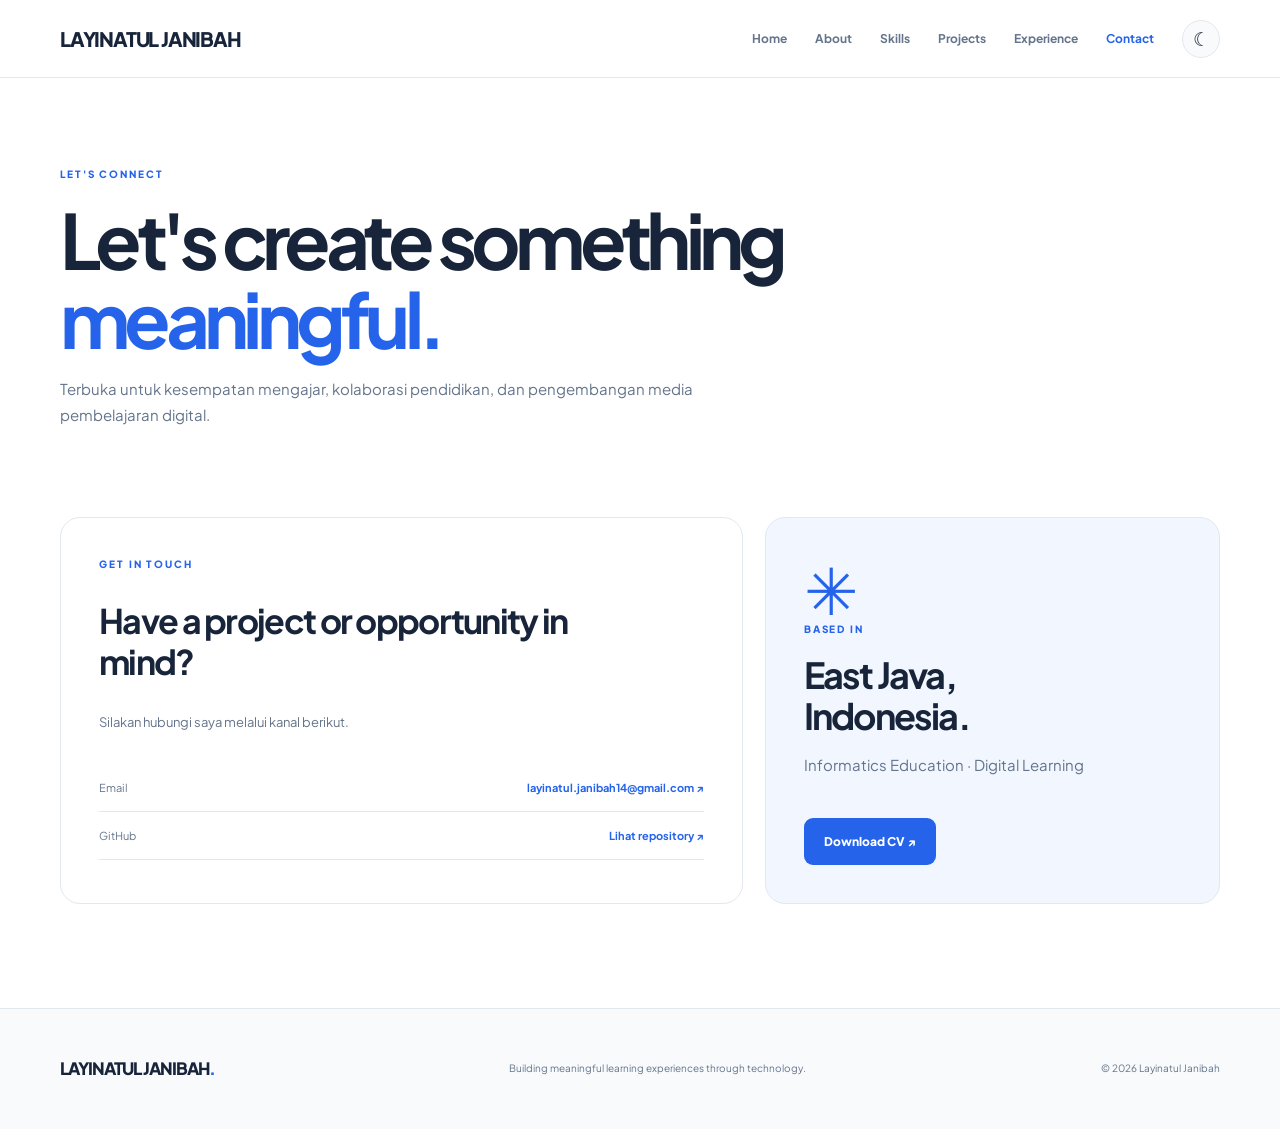
<file: contact.html>
<!DOCTYPE html>
<html lang="id">
<head>
  <meta charset="UTF-8"><meta name="viewport" content="width=device-width, initial-scale=1.0">
  <meta name="description" content="Hubungi Layinatul Janibah.">
  <meta name="theme-color" content="#2563eb">
  <title>Contact | Layinatul Janibah</title>
  <link rel="preconnect" href="https://fonts.googleapis.com"><link rel="preconnect" href="https://fonts.gstatic.com" crossorigin>
  <link href="https://fonts.googleapis.com/css2?family=Plus+Jakarta+Sans:wght@400;500;600;700;800&display=swap" rel="stylesheet">
  <link rel="stylesheet" href="css/style.css">
  <script src="js/config.js" defer></script><script src="js/main.js" defer></script>
</head>
<body data-page="contact">
  <div id="site-header"></div>
  <main>
<section class="page-hero section-shell"><p class="eyebrow">LET'S CONNECT</p><h1>Let's create something<br><span>meaningful.</span></h1><p class="page-lead">Terbuka untuk kesempatan mengajar, kolaborasi pendidikan, dan pengembangan media pembelajaran digital.</p></section>
<section class="section-shell section-padding contact-layout"><div class="contact-panel"><p class="eyebrow">GET IN TOUCH</p><h2>Have a project or opportunity in mind?</h2><p>Silakan hubungi saya melalui kanal berikut.</p><div class="contact-links" data-contact-links></div></div><div class="contact-side"><div class="contact-decoration">✳</div><p class="eyebrow">BASED IN</p><h3>East Java,<br>Indonesia.</h3><p class="muted">Informatics Education · Digital Learning</p><a class="button button-primary" data-cv-link href="#" target="_blank" rel="noopener">Download CV ↗</a></div></section>
</main>
  <div id="site-footer"></div>
</body>
</html>
</file>
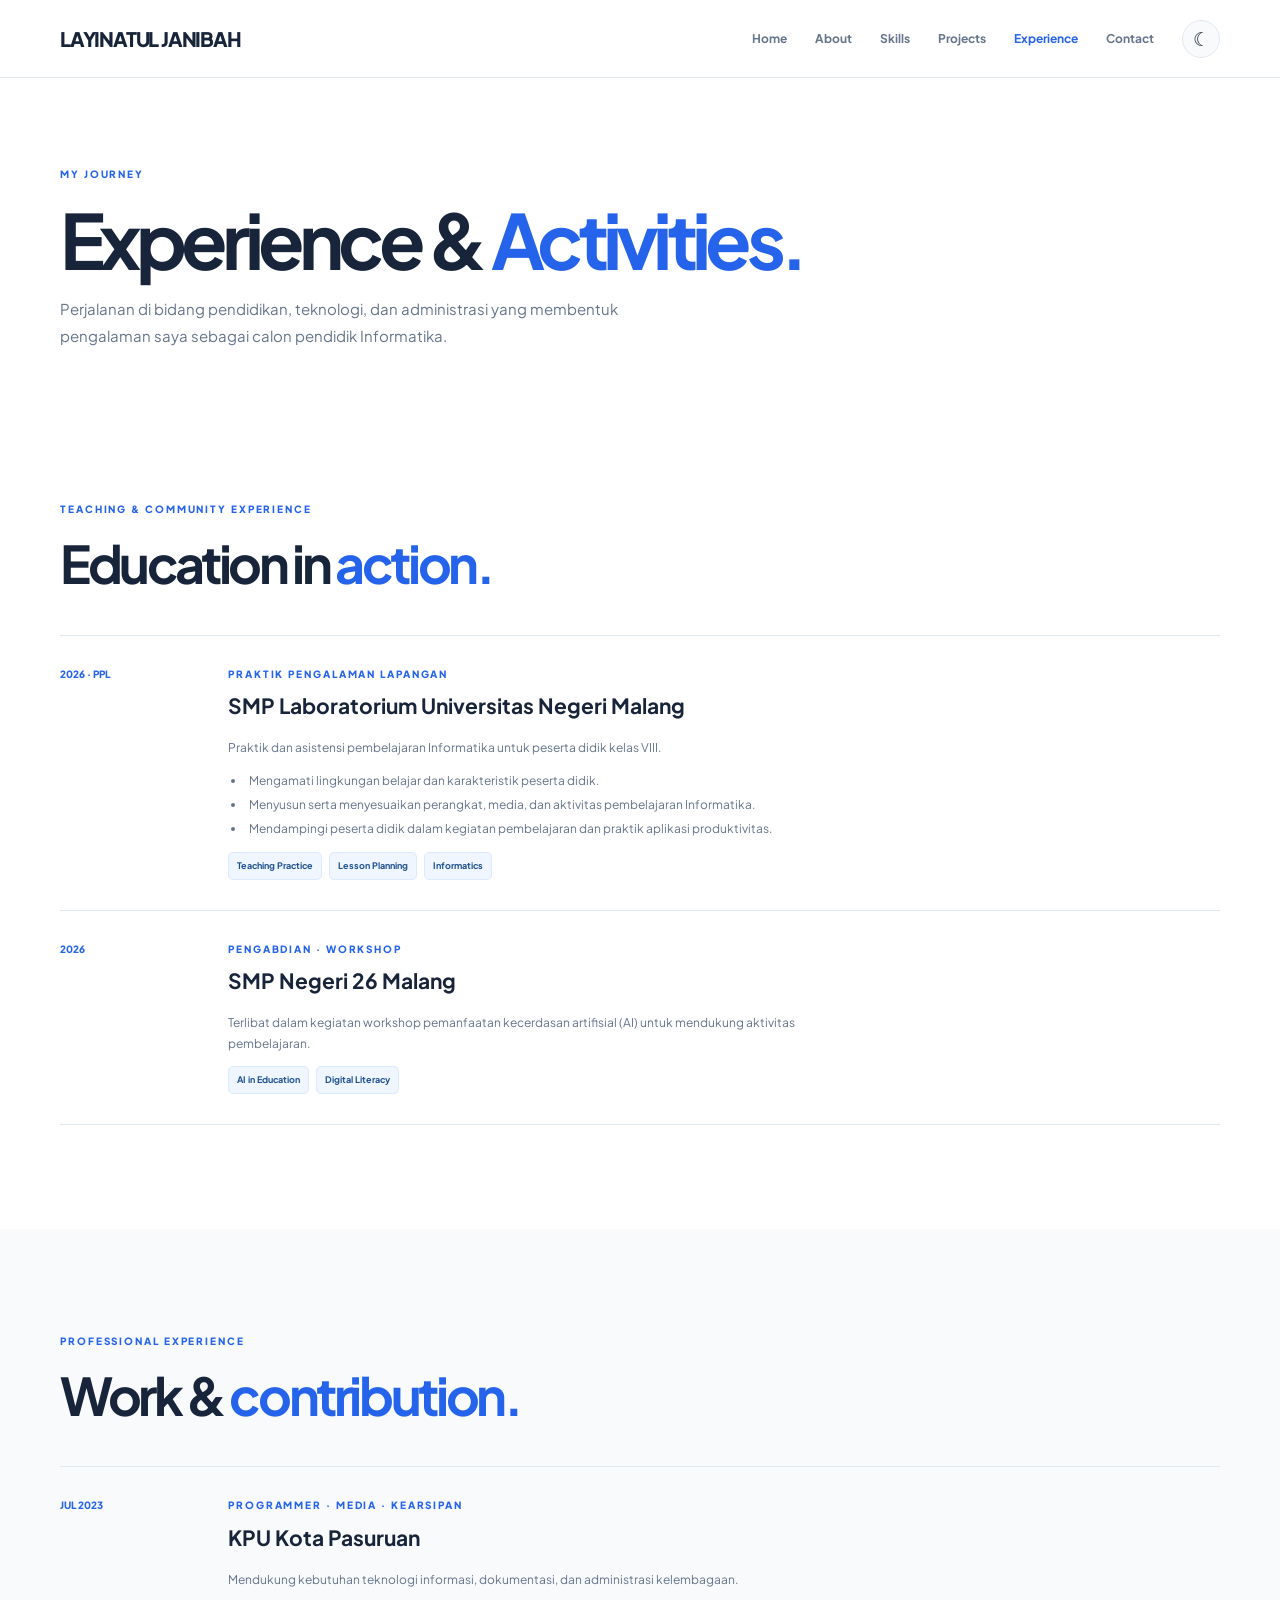
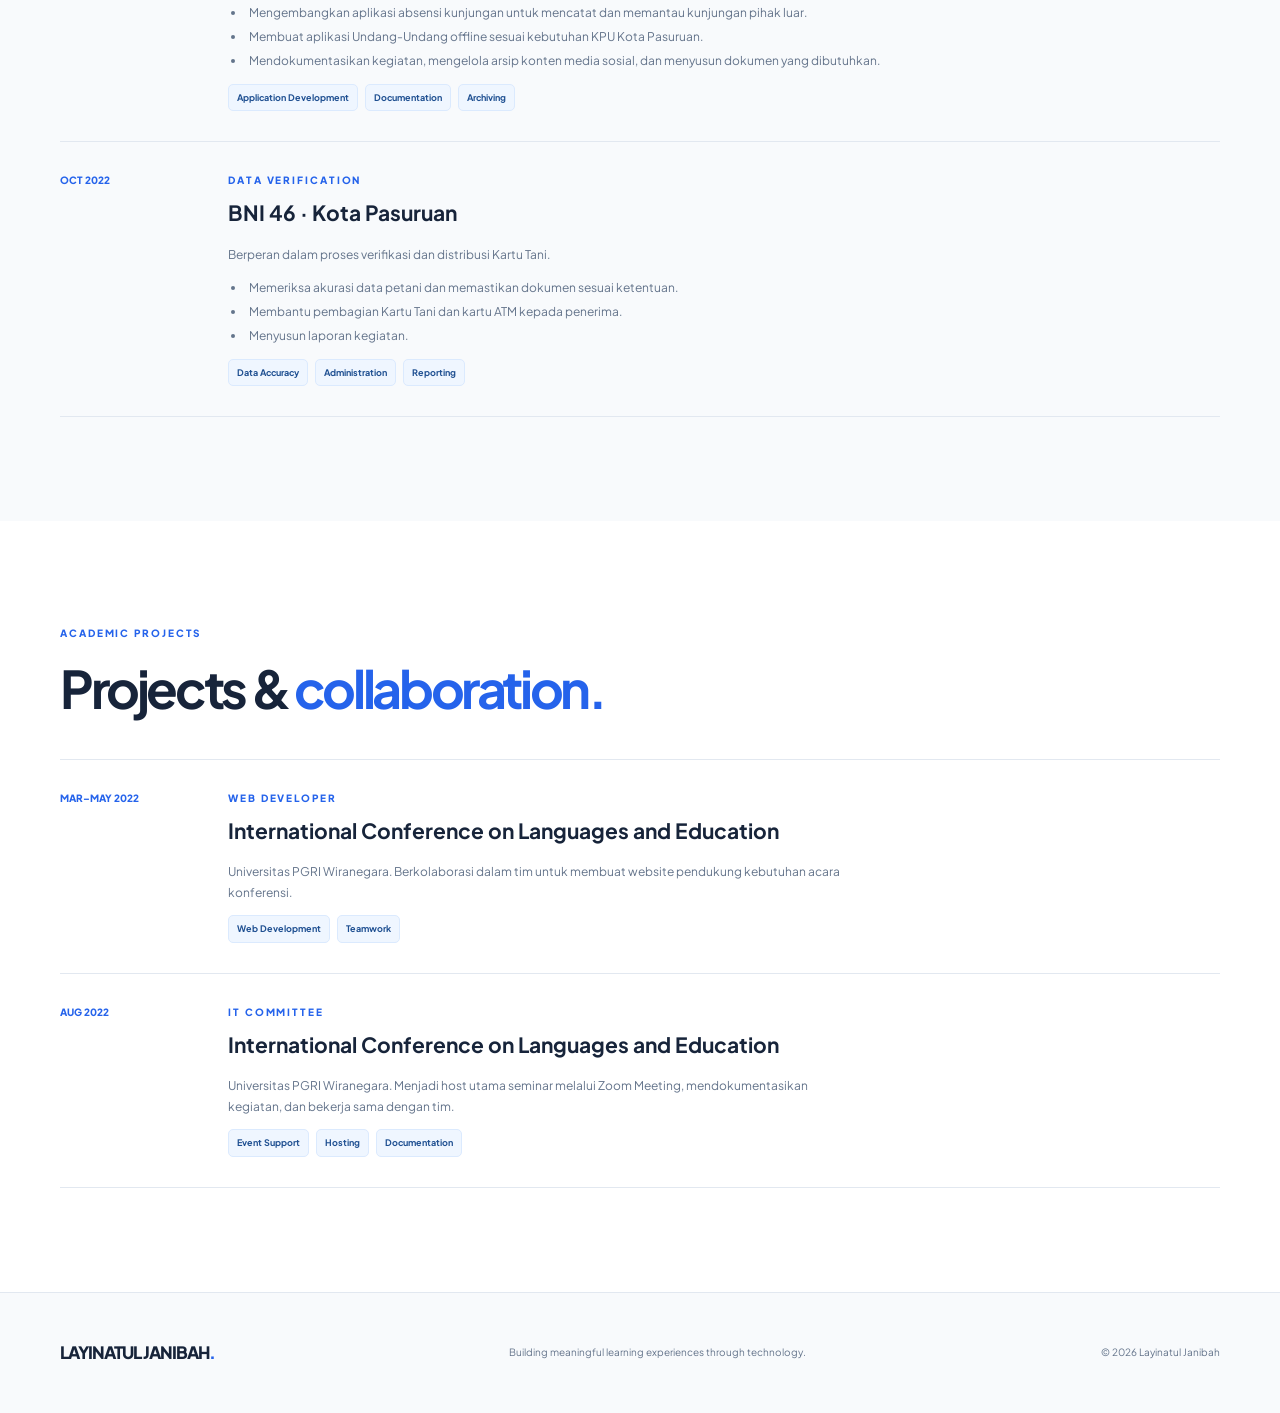
<file: experience.html>
<!DOCTYPE html>
<html lang="id">
<head>
  <meta charset="UTF-8"><meta name="viewport" content="width=device-width, initial-scale=1.0">
  <meta name="description" content="Pengalaman praktik mengajar, kegiatan pendidikan, dan sertifikasi.">
  <meta name="theme-color" content="#2563eb">
  <title>Experience | Layinatul Janibah</title>
  <link rel="preconnect" href="https://fonts.googleapis.com"><link rel="preconnect" href="https://fonts.gstatic.com" crossorigin>
  <link href="https://fonts.googleapis.com/css2?family=Plus+Jakarta+Sans:wght@400;500;600;700;800&display=swap" rel="stylesheet">
  <link rel="stylesheet" href="css/style.css">
  <script src="js/config.js" defer></script><script src="js/main.js" defer></script>
</head>
<body data-page="experience">
  <div id="site-header"></div>
  <main>
<section class="page-hero section-shell"><p class="eyebrow">MY JOURNEY</p><h1>Experience &amp; <span>Activities.</span></h1><p class="page-lead">Perjalanan di bidang pendidikan, teknologi, dan administrasi yang membentuk pengalaman saya sebagai calon pendidik Informatika.</p></section>
<section class="section-shell section-padding"><div class="section-heading"><div><p class="eyebrow">TEACHING &amp; COMMUNITY EXPERIENCE</p><h2>Education in <span>action.</span></h2></div></div><div class="experience-list">
<article class="experience-card"><div class="experience-date">2026 · PPL</div><div><p class="eyebrow">PRAKTIK PENGALAMAN LAPANGAN</p><h3>SMP Laboratorium Universitas Negeri Malang</h3><p>Praktik dan asistensi pembelajaran Informatika untuk peserta didik kelas VIII.</p><ul class="experience-points"><li>Mengamati lingkungan belajar dan karakteristik peserta didik.</li><li>Menyusun serta menyesuaikan perangkat, media, dan aktivitas pembelajaran Informatika.</li><li>Mendampingi peserta didik dalam kegiatan pembelajaran dan praktik aplikasi produktivitas.</li></ul><div class="tag-list"><span>Teaching Practice</span><span>Lesson Planning</span><span>Informatics</span></div></div></article>
<article class="experience-card"><div class="experience-date">2026</div><div><p class="eyebrow">PENGABDIAN · WORKSHOP</p><h3>SMP Negeri 26 Malang</h3><p>Terlibat dalam kegiatan workshop pemanfaatan kecerdasan artifisial (AI) untuk mendukung aktivitas pembelajaran.</p><div class="tag-list"><span>AI in Education</span><span>Digital Literacy</span></div></div></article></div></section>
<section class="soft-section section-padding"><div class="section-shell"><div class="section-heading"><div><p class="eyebrow">PROFESSIONAL EXPERIENCE</p><h2>Work &amp; <span>contribution.</span></h2></div></div><div class="experience-list">
<article class="experience-card"><div class="experience-date">JUL 2023</div><div><p class="eyebrow">PROGRAMMER · MEDIA · KEARSIPAN</p><h3>KPU Kota Pasuruan</h3><p>Mendukung kebutuhan teknologi informasi, dokumentasi, dan administrasi kelembagaan.</p><ul class="experience-points"><li>Mengembangkan aplikasi absensi kunjungan untuk mencatat dan memantau kunjungan pihak luar.</li><li>Membuat aplikasi Undang-Undang offline sesuai kebutuhan KPU Kota Pasuruan.</li><li>Mendokumentasikan kegiatan, mengelola arsip konten media sosial, dan menyusun dokumen yang dibutuhkan.</li></ul><div class="tag-list"><span>Application Development</span><span>Documentation</span><span>Archiving</span></div></div></article>
<article class="experience-card"><div class="experience-date">OCT 2022</div><div><p class="eyebrow">DATA VERIFICATION</p><h3>BNI 46 · Kota Pasuruan</h3><p>Berperan dalam proses verifikasi dan distribusi Kartu Tani.</p><ul class="experience-points"><li>Memeriksa akurasi data petani dan memastikan dokumen sesuai ketentuan.</li><li>Membantu pembagian Kartu Tani dan kartu ATM kepada penerima.</li><li>Menyusun laporan kegiatan.</li></ul><div class="tag-list"><span>Data Accuracy</span><span>Administration</span><span>Reporting</span></div></div></article></div></div></section>
<section class="section-shell section-padding"><div class="section-heading"><div><p class="eyebrow">ACADEMIC PROJECTS</p><h2>Projects &amp; <span>collaboration.</span></h2></div></div><div class="experience-list">
<article class="experience-card"><div class="experience-date">MAR–MAY 2022</div><div><p class="eyebrow">WEB DEVELOPER</p><h3>International Conference on Languages and Education</h3><p>Universitas PGRI Wiranegara. Berkolaborasi dalam tim untuk membuat website pendukung kebutuhan acara konferensi.</p><div class="tag-list"><span>Web Development</span><span>Teamwork</span></div></div></article>
<article class="experience-card"><div class="experience-date">AUG 2022</div><div><p class="eyebrow">IT COMMITTEE</p><h3>International Conference on Languages and Education</h3><p>Universitas PGRI Wiranegara. Menjadi host utama seminar melalui Zoom Meeting, mendokumentasikan kegiatan, dan bekerja sama dengan tim.</p><div class="tag-list"><span>Event Support</span><span>Hosting</span><span>Documentation</span></div></div></article></div></section>
<!-- Bagian sertifikat disembunyikan sampai dokumennya tersedia. Hapus tanda komentar ini untuk menampilkannya lagi.
<section class="soft-section section-padding"><div class="section-shell"><div class="section-heading"><div><p class="eyebrow">CERTIFICATES</p><h2>Learning &amp; development.</h2></div><p class="section-lead">Sertifikat dan pelatihan dapat ditambahkan setelah dokumen atau tautannya tersedia.</p></div><div class="certificate-grid" id="certificate-list"><article class="certificate-card"><span class="certificate-icon">▤</span><h3>Dokumen Sertifikat</h3><p>Bagian ini siap diisi dengan nama sertifikat, penyelenggara, tahun, dan tautan dokumen.</p></article></div></div></section>
-->
</main>
  <div id="site-footer"></div>
</body>
</html>
</file>
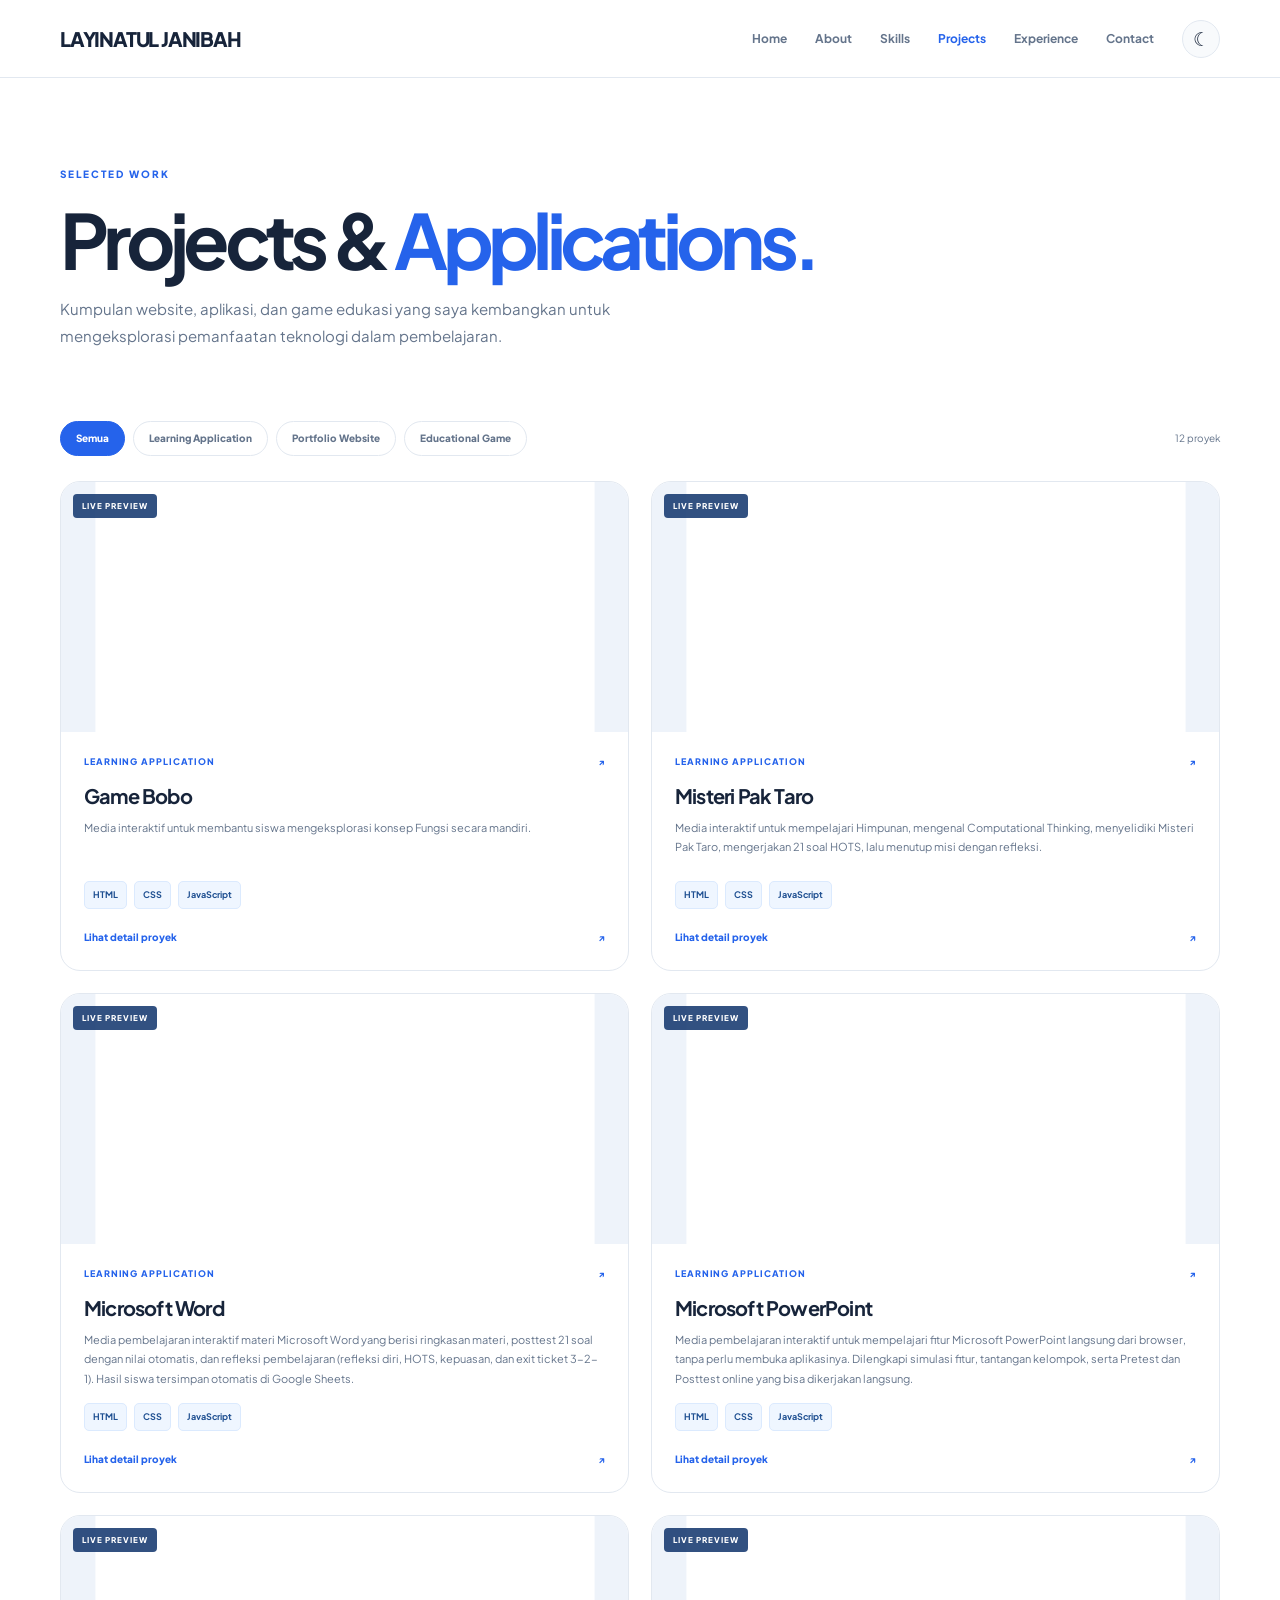
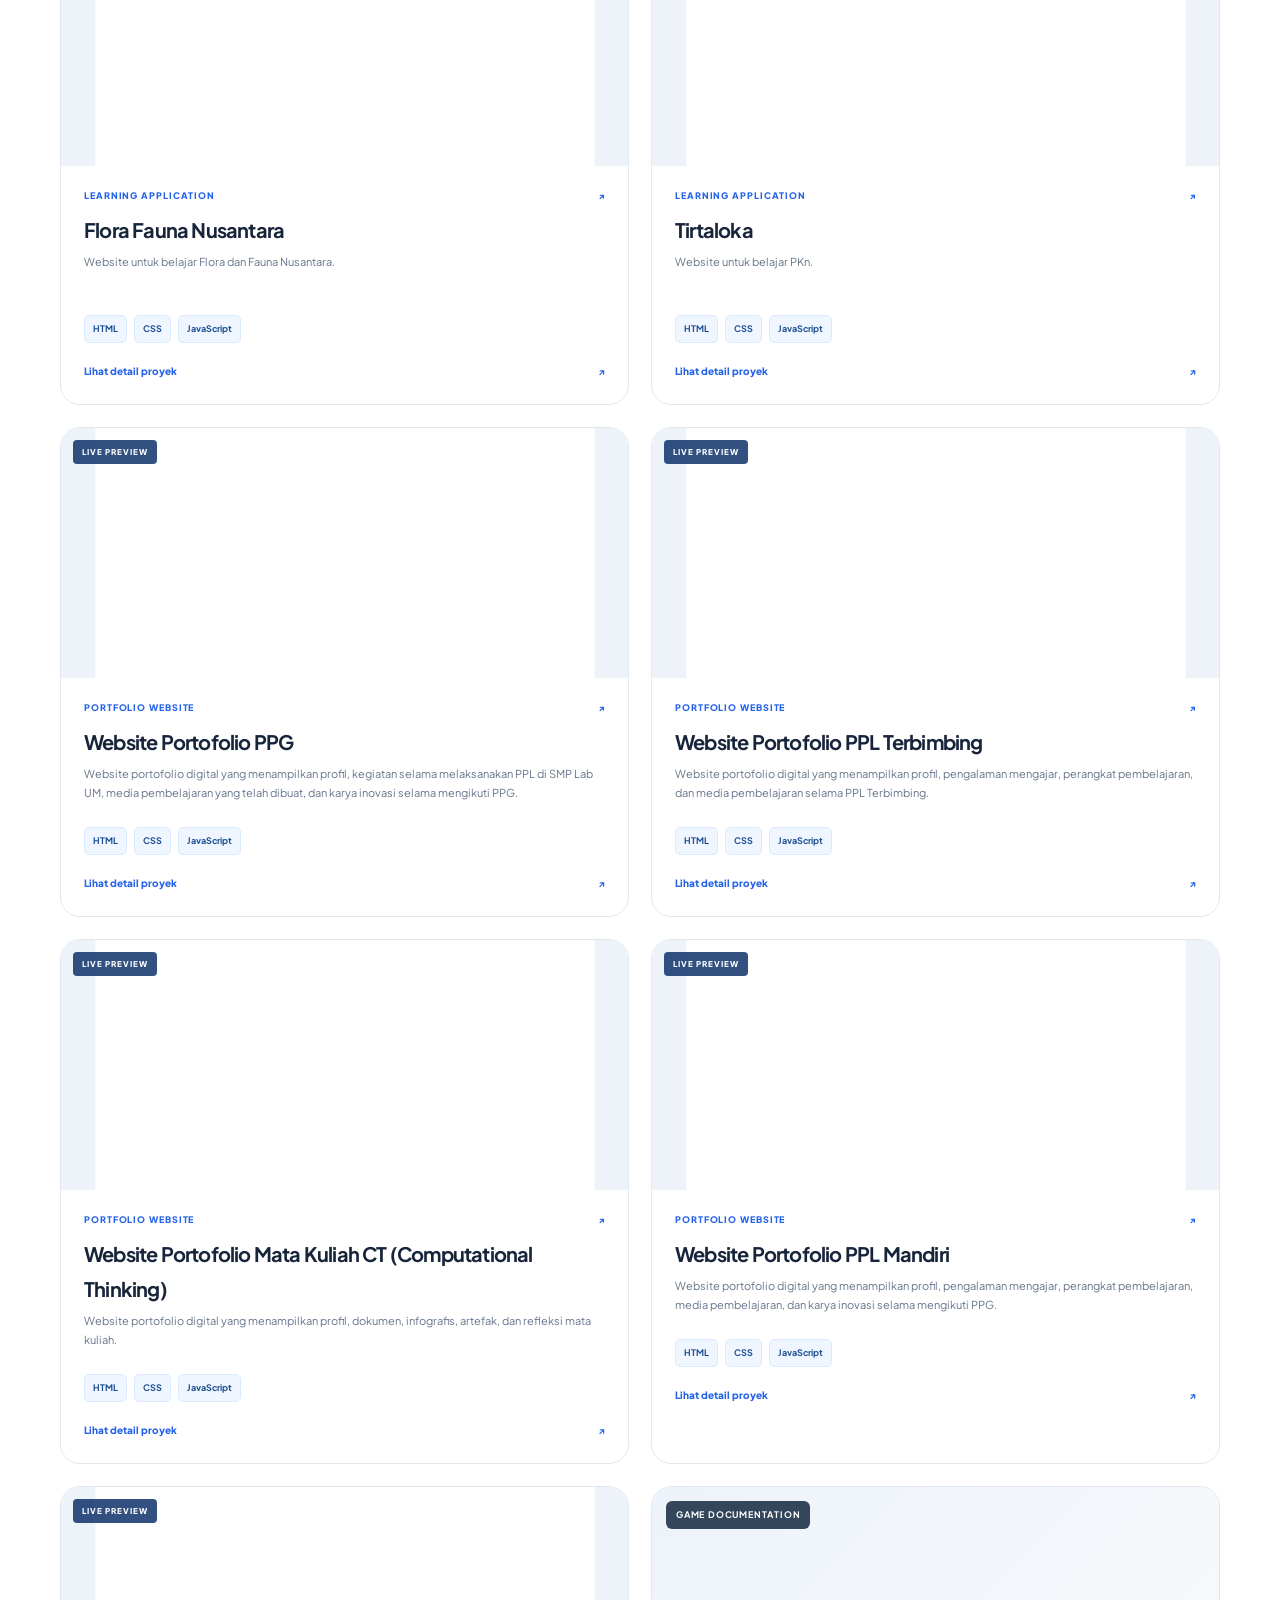
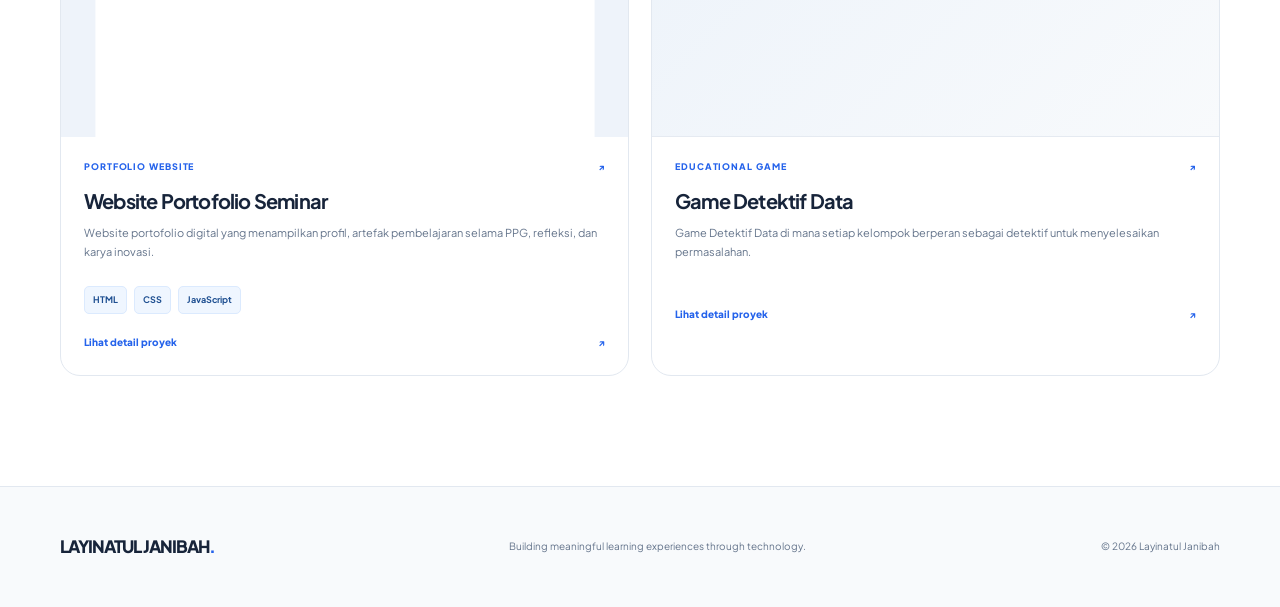
<file: projects.html>
<!DOCTYPE html>
<html lang="id">
<head>
  <meta charset="UTF-8"><meta name="viewport" content="width=device-width, initial-scale=1.0">
  <meta name="description" content="Kumpulan aplikasi, website, dan media pembelajaran digital.">
  <meta name="theme-color" content="#2563eb">
  <title>Projects | Layinatul Janibah</title>
  <link rel="preconnect" href="https://fonts.googleapis.com"><link rel="preconnect" href="https://fonts.gstatic.com" crossorigin>
  <link href="https://fonts.googleapis.com/css2?family=Plus+Jakarta+Sans:wght@400;500;600;700;800&display=swap" rel="stylesheet">
  <link rel="stylesheet" href="css/style.css">
  <script src="js/config.js" defer></script><script src="js/main.js" defer></script>
</head>
<body data-page="projects">
  <div id="site-header"></div>
  <main>
<section class="page-hero section-shell"><p class="eyebrow">SELECTED WORK</p><h1>Projects &amp; <span>Applications.</span></h1><p class="page-lead">Kumpulan website, aplikasi, dan game edukasi yang saya kembangkan untuk mengeksplorasi pemanfaatan teknologi dalam pembelajaran.</p></section>
<section class="section-shell projects-section">
  <div class="project-toolbar">
  <div class="filter-list" id="project-filters">
    <button class="filter-button active" data-filter="all">Semua</button>
    <button class="filter-button" data-filter="learning">Learning Application</button>
    <button class="filter-button" data-filter="portfolio">Portfolio Website</button>
    <button class="filter-button" data-filter="game">Educational Game</button>
  </div>

  <span class="project-count" id="project-count"></span>
</div>
  <div class="projects-grid" id="projects-grid"></div>
  <div class="empty-state" id="projects-empty" hidden>Belum ada proyek pada kategori ini.</div>
</section>
<div class="modal-backdrop" id="project-modal" aria-hidden="true">
  <section class="project-modal" role="dialog" aria-modal="true" aria-labelledby="modal-title">
    <button class="modal-close" type="button" aria-label="Tutup detail">×</button>
    <div id="modal-content"></div>
  </section>
</div>
<div class="lightbox" id="image-lightbox" aria-hidden="true"><button class="lightbox-close" aria-label="Tutup gambar">×</button><button class="lightbox-prev" aria-label="Foto sebelumnya">‹</button><img alt="Dokumentasi proyek"><button class="lightbox-next" aria-label="Foto berikutnya">›</button><p class="lightbox-caption"></p></div>
<script src="js/projects-data.js" defer></script><script src="js/projects.js" defer></script>
</main>
  <div id="site-footer"></div>
</body>
</html>
</file>
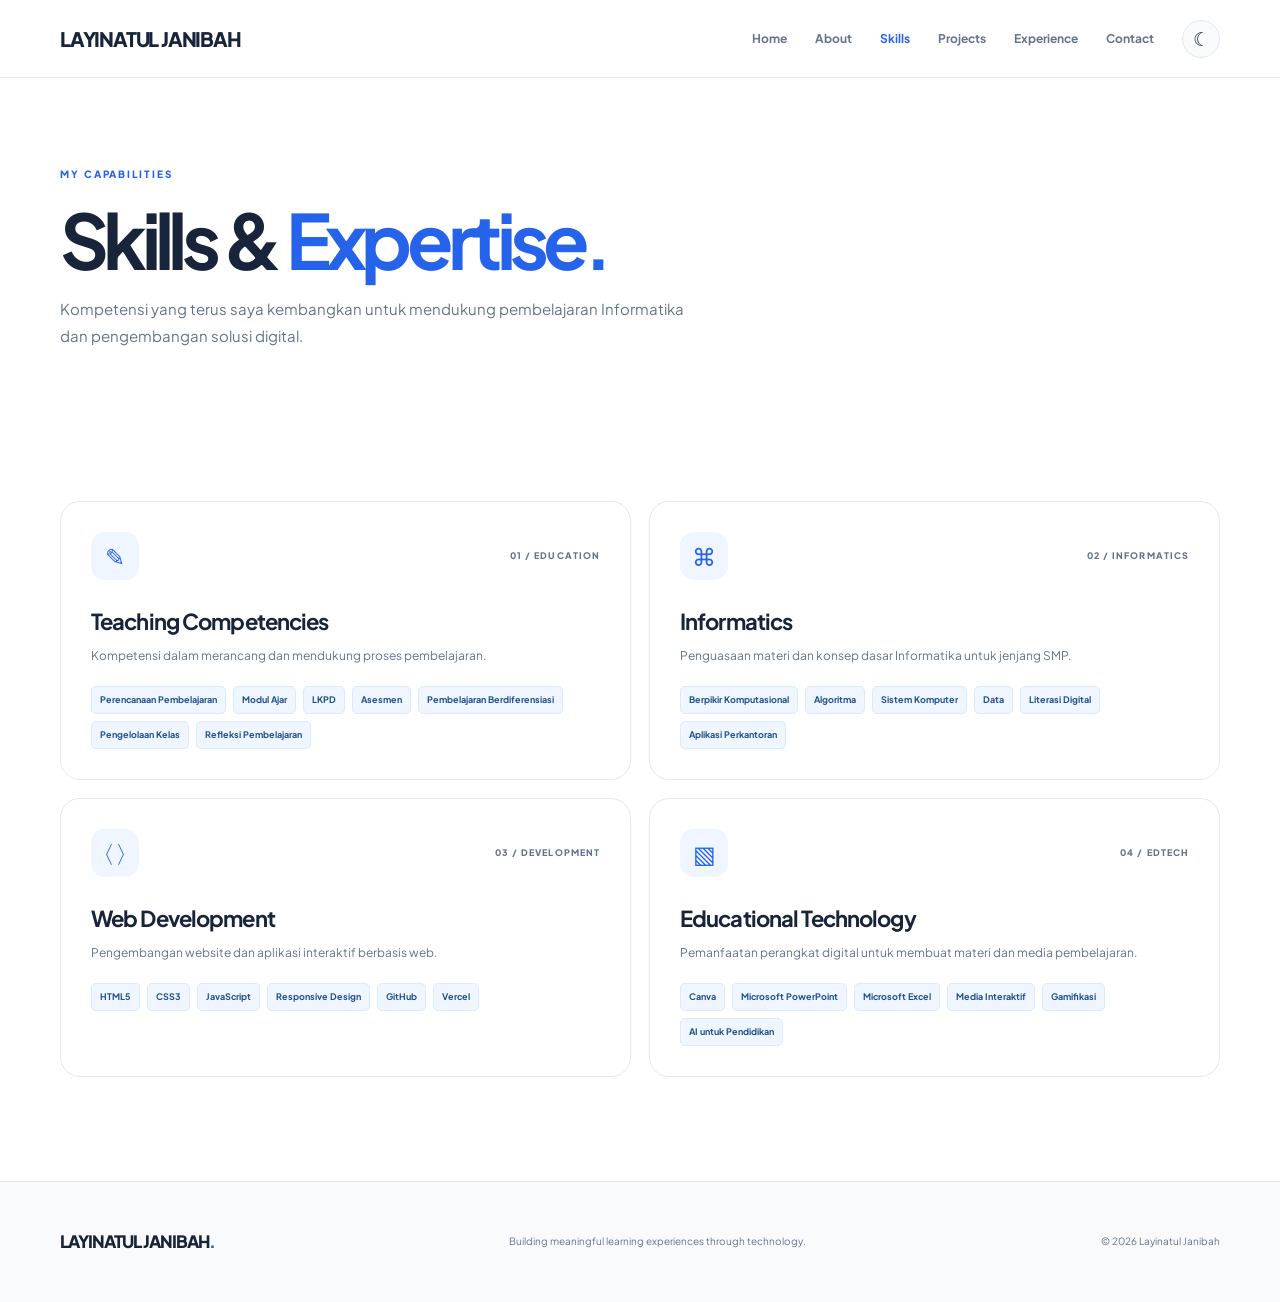
<file: skills.html>
<!DOCTYPE html>
<html lang="id">
<head>
  <meta charset="UTF-8"><meta name="viewport" content="width=device-width, initial-scale=1.0">
  <meta name="description" content="Kompetensi pedagogis, Informatika, dan teknologi pembelajaran.">
  <meta name="theme-color" content="#2563eb">
  <title>Skills | Layinatul Janibah</title>
  <link rel="preconnect" href="https://fonts.googleapis.com"><link rel="preconnect" href="https://fonts.gstatic.com" crossorigin>
  <link href="https://fonts.googleapis.com/css2?family=Plus+Jakarta+Sans:wght@400;500;600;700;800&display=swap" rel="stylesheet">
  <link rel="stylesheet" href="css/style.css">
  <script src="js/config.js" defer></script><script src="js/main.js" defer></script>
</head>
<body data-page="skills">
  <div id="site-header"></div>
  <main>
<section class="page-hero section-shell"><p class="eyebrow">MY CAPABILITIES</p><h1>Skills &amp; <span>Expertise.</span></h1><p class="page-lead">Kompetensi yang terus saya kembangkan untuk mendukung pembelajaran Informatika dan pengembangan solusi digital.</p></section>
<section class="section-shell section-padding"><div class="skills-grid">
<article class="skill-card"><div class="skill-top"><span class="skill-icon">✎</span><span class="skill-index">01 / EDUCATION</span></div><h2>Teaching Competencies</h2><p>Kompetensi dalam merancang dan mendukung proses pembelajaran.</p><div class="tag-list"><span>Perencanaan Pembelajaran</span><span>Modul Ajar</span><span>LKPD</span><span>Asesmen</span><span>Pembelajaran Berdiferensiasi</span><span>Pengelolaan Kelas</span><span>Refleksi Pembelajaran</span></div></article>
<article class="skill-card"><div class="skill-top"><span class="skill-icon">⌘</span><span class="skill-index">02 / INFORMATICS</span></div><h2>Informatics</h2><p>Penguasaan materi dan konsep dasar Informatika untuk jenjang SMP.</p><div class="tag-list"><span>Berpikir Komputasional</span><span>Algoritma</span><span>Sistem Komputer</span><span>Data</span><span>Literasi Digital</span><span>Aplikasi Perkantoran</span></div></article>
<article class="skill-card"><div class="skill-top"><span class="skill-icon">〈〉</span><span class="skill-index">03 / DEVELOPMENT</span></div><h2>Web Development</h2><p>Pengembangan website dan aplikasi interaktif berbasis web.</p><div class="tag-list"><span>HTML5</span><span>CSS3</span><span>JavaScript</span><span>Responsive Design</span><span>GitHub</span><span>Vercel</span></div></article>
<article class="skill-card"><div class="skill-top"><span class="skill-icon">▧</span><span class="skill-index">04 / EDTECH</span></div><h2>Educational Technology</h2><p>Pemanfaatan perangkat digital untuk membuat materi dan media pembelajaran.</p><div class="tag-list"><span>Canva</span><span>Microsoft PowerPoint</span><span>Microsoft Excel</span><span>Media Interaktif</span><span>Gamifikasi</span><span>AI untuk Pendidikan</span></div></article>

</main>
  <div id="site-footer"></div>
</body>
</html>
</file>
<file: css/style.css>
/* LAYINATUL PORTFOLIO — BLUE PROFESSIONAL */
:root{--blue-950:#163a70;--blue-800:#1e4f91;--blue-600:#2563eb;--blue-500:#3b82f6;--blue-100:#dbeafe;--blue-50:#eff6ff;--ink:#17243a;--muted:#64748b;--line:#e2e8f0;--paper:#fff;--surface:#f8fafc;--surface-blue:#f1f6ff;--shadow:0 18px 50px rgba(23,50,91,.08);--radius:20px;color-scheme:light}
:root[data-theme="dark"]{--ink:#e7eefb;--muted:#a6b4c9;--line:#29384e;--paper:#101827;--surface:#172235;--surface-blue:#172b49;--blue-50:#172b49;--blue-100:#203c65;--shadow:0 18px 50px rgba(0,0,0,.22);color-scheme:dark}
*{box-sizing:border-box}html{scroll-behavior:smooth;scroll-padding-top:90px}body{margin:0;background:var(--paper);color:var(--ink);font-family:"Plus Jakarta Sans",sans-serif;font-size:15px;line-height:1.75;transition:background .25s,color .25s}body.modal-open{overflow:hidden}a{color:inherit;text-decoration:none}button{font:inherit}img{max-width:100%;display:block}button:focus-visible,a:focus-visible{outline:3px solid var(--blue-500);outline-offset:3px}.section-shell{width:min(1160px,calc(100% - 48px));margin-inline:auto}.section-padding{padding-block:104px}.muted,.small-note{color:var(--muted)}.small-note{font-size:12px;margin-top:24px}.eyebrow{font-size:10px;letter-spacing:.19em;font-weight:800;color:var(--blue-600);margin:0 0 16px}.eyebrow-light{color:#bfdbfe}.status-dot{display:inline-block;width:7px;height:7px;border-radius:50%;background:#22c55e;margin-right:8px;box-shadow:0 0 0 4px rgba(34,197,94,.12)}
.site-header{height:78px;position:sticky;top:0;z-index:50;background:color-mix(in srgb,var(--paper) 91%,transparent);backdrop-filter:blur(16px);border-bottom:1px solid var(--line)}.nav-wrap{width:min(1160px,calc(100% - 48px));height:100%;margin:auto;display:flex;align-items:center;justify-content:space-between}.brand{font-size:20px;font-weight:800;letter-spacing:-.06em;color:var(--ink)}.brand span{color:var(--blue-600)}.main-nav{display:flex;align-items:center;gap:28px}.main-nav>a{font-size:12px;font-weight:700;color:var(--muted);transition:color .2s}.main-nav>a:hover,.main-nav>a[aria-current="page"]{color:var(--blue-600)}.theme-toggle,.menu-toggle{border:1px solid var(--line);background:var(--surface);color:var(--ink);width:38px;height:38px;border-radius:50%;cursor:pointer}.theme-toggle{font-size:19px}.menu-toggle{display:none}
.hero{min-height:650px;display:grid;grid-template-columns:1.05fr .95fr;align-items:center;gap:50px;position:relative;padding-block:74px 95px}.hero-kicker{font-size:17px;color:var(--muted);margin:0 0 2px}.hero h1{font-size:clamp(58px,7vw,94px);line-height:.99;letter-spacing:-.075em;margin:0 0 22px;font-weight:800}.hero h1 span,.hero h2 span,.section-heading h2 span,.page-hero h1 span,.about-copy h2 span,.featured-content h2 span{color:var(--blue-600)}.hero h2{font-size:clamp(19px,2.2vw,27px);line-height:1.45;letter-spacing:-.04em;margin:0 0 14px}.hero-description{max-width:490px;color:var(--muted);font-size:14px}.button-row{display:flex;flex-wrap:wrap;gap:12px;margin-top:28px}.button{display:inline-flex;align-items:center;justify-content:center;gap:15px;padding:12px 19px;border-radius:9px;font-size:12px;font-weight:800;border:1px solid transparent;transition:transform .2s,box-shadow .2s,background .2s;cursor:pointer}.button:hover{transform:translateY(-2px);box-shadow:0 10px 22px rgba(37,99,235,.15)}.button-primary{background:var(--blue-600);color:white}.button-secondary{border-color:var(--line);background:var(--paper);color:var(--ink)}.button-light{background:white;color:var(--blue-950)}.button-small{padding:9px 13px;font-size:11px}.hero-socials{display:flex;gap:20px;margin-top:30px}.hero-socials a{font-size:11px;font-weight:700;color:var(--muted)}.hero-socials a:hover{color:var(--blue-600)}.hero-visual{position:relative;min-height:450px;display:flex;align-items:center;justify-content:center}.hero-photo-frame{width:min(370px,78%);height:440px;border-radius:190px 190px 22px 22px;background:linear-gradient(145deg,#dbeafe,#eff6ff 55%,#bfdbfe);overflow:hidden;position:relative;z-index:2;border:8px solid var(--paper);box-shadow:var(--shadow)}.hero-photo-frame img{width:100%;height:100%;object-fit:cover}.profile-placeholder{height:100%;width:100%;display:flex;flex-direction:column;align-items:center;justify-content:center;background:linear-gradient(145deg,#dbeafe,#eff6ff 60%,#bfdbfe);color:var(--blue-800)}.profile-placeholder span{font-size:92px;font-weight:800;letter-spacing:-.1em}.profile-placeholder small{font-size:9px;letter-spacing:.18em;font-weight:800}.floating-note{position:absolute;z-index:4;bottom:62px;left:0;background:var(--paper);box-shadow:var(--shadow);padding:14px 18px;border-radius:13px;display:flex;gap:12px;align-items:center;font-size:11px;line-height:1.5}.note-icon{font-size:26px;color:var(--blue-600)}.hero-orbit{position:absolute;border:1px solid #bfdbfe;border-radius:50%;z-index:1}.orbit-one{width:440px;height:440px}.orbit-two{width:510px;height:510px;border-style:dashed;opacity:.65}.hero-index{position:absolute;bottom:27px;left:0;font-size:9px;letter-spacing:.18em;color:var(--muted);font-weight:800}.hero-index span{color:var(--blue-600);margin-left:12px}
.intro-strip{background:var(--surface-blue);border-block:1px solid var(--line)}.intro-grid{padding-block:34px;display:grid;grid-template-columns:150px 1fr auto;align-items:center;gap:25px}.intro-grid .eyebrow{margin:0}.intro-statement{font-size:19px;line-height:1.55;font-weight:700;letter-spacing:-.03em;margin:0;max-width:700px}.intro-statement span{color:var(--blue-600)}.text-link{display:inline-flex;gap:10px;align-items:center;color:var(--blue-600);font-size:11px;font-weight:800}.text-link:hover{gap:15px}
.section-heading{display:flex;justify-content:space-between;align-items:end;gap:35px;margin-bottom:42px}.section-heading h2{font-size:clamp(34px,4.5vw,52px);line-height:1.12;letter-spacing:-.065em;margin:0}.section-lead{max-width:390px;color:var(--muted);font-size:13px;margin:0 0 4px}.feature-grid,.value-grid{display:grid;grid-template-columns:repeat(3,1fr);gap:17px}.feature-card,.value-card{position:relative;padding:28px;border:1px solid var(--line);border-radius:var(--radius);background:var(--paper);transition:transform .25s,box-shadow .25s}.feature-card:hover,.value-card:hover,.skill-card:hover{transform:translateY(-5px);box-shadow:var(--shadow)}.feature-card-blue{background:var(--surface-blue);border-color:#dbeafe}.feature-number{position:absolute;right:25px;top:22px;font-size:10px;color:var(--muted);font-weight:800}.feature-icon{width:48px;height:48px;display:grid;place-items:center;background:var(--blue-50);border-radius:14px;color:var(--blue-600);font-size:25px;margin-bottom:26px}.feature-card h3,.value-card h3{font-size:17px;margin:0 0 8px;letter-spacing:-.03em}.feature-card p,.value-card p{font-size:12px;color:var(--muted);min-height:66px}.featured-band{background:linear-gradient(115deg,#163a70,#2563eb);color:white;padding-block:72px}.featured-content{display:flex;align-items:center;justify-content:space-between;gap:30px}.featured-content h2{font-size:clamp(36px,5vw,58px);line-height:1.05;letter-spacing:-.06em;margin:0 0 12px}.featured-content p:not(.eyebrow){color:#dbeafe;font-size:13px}
.page-hero{padding-block:88px 48px}.page-hero h1{font-size:clamp(48px,7vw,76px);line-height:1.05;letter-spacing:-.075em;margin:0 0 17px}.page-lead{max-width:650px;color:var(--muted);font-size:15px;margin:0}.about-layout{display:grid;grid-template-columns:.8fr 1.2fr;gap:80px;align-items:center;padding-top:50px}.about-photo{height:470px;position:relative;border-radius:180px 180px 18px 18px;overflow:hidden;background:var(--blue-50);border:7px solid var(--surface)}.about-photo img{width:100%;height:100%;object-fit:cover}.photo-caption{position:absolute;bottom:0;left:0;right:0;background:rgba(22,58,112,.88);color:white;text-align:center;font-size:9px;letter-spacing:.17em;padding:12px}.about-copy h2{font-size:clamp(34px,4vw,48px);letter-spacing:-.06em;line-height:1.15;margin:0 0 20px}.about-copy>p:not(.eyebrow){color:var(--muted);font-size:13px}.info-list{border-top:1px solid var(--line);margin-top:27px}.info-list div{display:flex;justify-content:space-between;gap:20px;padding:11px 0;border-bottom:1px solid var(--line);font-size:11px}.info-list span{color:var(--muted)}.info-list strong{text-align:right}.soft-section{background:var(--surface)}.value-card>span{font-size:10px;color:var(--muted);font-weight:800}.value-symbol{font-size:32px;color:var(--blue-600);margin:20px 0 10px}.value-card p{min-height:unset}.timeline{max-width:760px;margin-left:10px;border-left:1px solid var(--line);padding-left:32px}.timeline-item{position:relative;padding-bottom:35px}.timeline-dot{position:absolute;left:-38px;top:4px;width:11px;height:11px;background:var(--blue-600);border:3px solid var(--blue-100);border-radius:50%}.timeline-meta,.timeline-date{font-size:9px;letter-spacing:.13em;color:var(--blue-600);font-weight:800}.timeline-item h3{margin:5px 0;font-size:17px}.timeline-item p:not(.timeline-meta){font-size:12px;color:var(--muted);margin:4px 0}
.skills-grid{display:grid;grid-template-columns:repeat(2,1fr);gap:18px}.skill-card{border:1px solid var(--line);border-radius:var(--radius);padding:30px;background:var(--paper);transition:.25s}.skill-top{display:flex;justify-content:space-between;align-items:center}.skill-icon{width:48px;height:48px;display:grid;place-items:center;border-radius:14px;background:var(--blue-50);color:var(--blue-600);font-size:24px}.skill-index{font-size:9px;letter-spacing:.12em;color:var(--muted);font-weight:800}.skill-card h2{font-size:22px;letter-spacing:-.04em;margin:22px 0 5px}.skill-card>p{font-size:12px;color:var(--muted);margin:0 0 20px}.tag-list{display:flex;flex-wrap:wrap;gap:7px}.tag-list span{font-size:9px;font-weight:700;color:var(--blue-800);background:var(--blue-50);border:1px solid var(--blue-100);border-radius:5px;padding:5px 8px}
.projects-section{padding-block:24px 110px}.project-toolbar{display:flex;justify-content:space-between;align-items:center;margin-bottom:25px}.filter-list{display:flex;gap:8px;flex-wrap:wrap}.filter-button{border:1px solid var(--line);background:var(--paper);color:var(--muted);padding:8px 15px;border-radius:30px;font-size:10px;font-weight:800;cursor:pointer}.filter-button.active,.filter-button:hover{background:var(--blue-600);border-color:var(--blue-600);color:white}.project-count{font-size:10px;color:var(--muted)}.projects-grid{display:grid;grid-template-columns:repeat(2,1fr);gap:22px}.project-card{border:1px solid var(--line);border-radius:var(--radius);overflow:hidden;background:var(--paper);transition:transform .25s,box-shadow .25s}.project-card:hover{transform:translateY(-4px);box-shadow:var(--shadow)}.project-open{display:block;text-align:left;width:100%;padding:0;border:0;background:none;color:inherit;cursor:pointer}.iframe-preview,.project-placeholder{height:250px;position:relative;background:var(--surface-blue);overflow:hidden}.iframe-preview iframe{width:1280px;height:800px;border:0;transform:scale(.39);transform-origin:top left;pointer-events:none;background:white}.preview-label{position:absolute;top:12px;left:12px;background:rgba(22,58,112,.88);color:white;padding:5px 9px;border-radius:4px;font-size:8px;font-weight:800;letter-spacing:.12em}.project-placeholder{display:flex;align-items:center;justify-content:center;flex-direction:column;color:var(--blue-600);gap:7px}.project-placeholder>span{font-size:42px}.project-placeholder small{font-size:9px;letter-spacing:.16em;font-weight:800}.project-card-body{padding:22px 23px 24px}.project-card-meta{display:flex;justify-content:space-between;color:var(--blue-600);font-size:9px;font-weight:800;letter-spacing:.1em;text-transform:uppercase}.project-card h2{font-size:20px;letter-spacing:-.04em;margin:8px 0 5px}.project-card p{font-size:11px;color:var(--muted);min-height:48px;margin:0 0 15px}.project-detail-link{display:flex;justify-content:space-between;color:var(--blue-600);font-size:10px;font-weight:800;margin-top:20px}.empty-state{padding:50px;text-align:center;color:var(--muted)}.modal-backdrop{position:fixed;inset:0;background:rgba(8,18,35,.72);z-index:100;display:none;align-items:center;justify-content:center;padding:24px}.modal-backdrop.is-open{display:flex}.project-modal{width:min(850px,100%);max-height:90vh;overflow:auto;background:var(--paper);color:var(--ink);border-radius:20px;padding:34px;position:relative;box-shadow:0 25px 90px rgba(0,0,0,.3)}.modal-close,.lightbox-close{position:absolute;right:17px;top:14px;width:36px;height:36px;border:1px solid var(--line);border-radius:50%;background:var(--surface);color:var(--ink);font-size:23px;cursor:pointer;z-index:2}.modal-eyebrow{font-size:9px;letter-spacing:.15em;color:var(--blue-600);font-weight:800}.project-modal h2{font-size:32px;letter-spacing:-.05em;margin:8px 45px 8px 0}.modal-description{font-size:13px;color:var(--muted)}.modal-preview{height:360px;background:var(--surface-blue);overflow:hidden;border-radius:12px;margin:22px 0}.modal-preview iframe{width:100%;height:100%;border:0;background:white}.modal-actions{display:flex;gap:10px;flex-wrap:wrap;margin:16px 0 26px}.gallery-heading{display:flex;justify-content:space-between;align-items:center;font-size:15px;margin:26px 0 13px}.gallery-heading span{font-size:10px;color:var(--muted);font-weight:500}.game-facts{display:grid;grid-template-columns:1fr 1fr;gap:12px;margin:24px 0}.game-facts>div{padding:14px;background:var(--surface);border:1px solid var(--line);border-radius:10px}.game-facts span{font-size:9px;letter-spacing:.1em;color:var(--blue-600);font-weight:800;text-transform:uppercase}.game-facts p{font-size:11px;color:var(--muted);margin:5px 0 0;white-space:pre-line}.game-gallery{display:grid;grid-template-columns:repeat(3,1fr);gap:12px}.gallery-item{aspect-ratio:4/3;border:0;padding:0;border-radius:10px;overflow:hidden;background:var(--surface-blue);cursor:zoom-in;position:relative}.gallery-item img{width:100%;height:100%;object-fit:cover;transition:transform .3s}.gallery-item:hover img{transform:scale(1.05)}.gallery-empty{display:flex;align-items:center;justify-content:center;flex-direction:column;color:var(--muted);cursor:default}.gallery-empty span{font-size:27px;color:var(--blue-600)}.gallery-empty small{font-size:10px}.lightbox{position:fixed;inset:0;background:rgba(4,10,20,.94);z-index:120;display:none;align-items:center;justify-content:center;padding:65px 80px}.lightbox.is-open{display:flex}.lightbox img{max-width:min(100%,1100px);max-height:78vh;object-fit:contain}.lightbox-close{position:fixed;right:25px;top:20px;background:#17243a;color:white;border-color:#475569}.lightbox-prev,.lightbox-next{position:fixed;top:50%;transform:translateY(-50%);border:0;background:rgba(255,255,255,.14);color:white;border-radius:50%;width:45px;height:45px;font-size:30px;cursor:pointer}.lightbox-prev{left:20px}.lightbox-next{right:20px}.lightbox-caption{position:fixed;bottom:18px;color:white;font-size:11px}
.experience-list{border-top:1px solid var(--line)}.experience-card{display:grid;grid-template-columns:140px 1fr auto;gap:28px;padding:30px 0;border-bottom:1px solid var(--line);align-items:start}.experience-date{font-size:10px;color:var(--blue-600);font-weight:800}.experience-card h3{font-size:21px;margin:5px 0}.experience-card p:not(.eyebrow){font-size:12px;color:var(--muted);max-width:620px}.experience-card .eyebrow{margin-bottom:3px}.certificate-grid{display:grid;grid-template-columns:repeat(3,1fr);gap:16px}.certificate-card{border:1px solid var(--line);background:var(--paper);padding:23px;border-radius:15px}.certificate-icon{font-size:25px;color:var(--blue-600)}.certificate-card h3{font-size:15px}.certificate-card p{font-size:11px;color:var(--muted)}
.contact-layout{display:grid;grid-template-columns:1.2fr .8fr;gap:22px;padding-top:40px}.contact-panel,.contact-side{border:1px solid var(--line);border-radius:var(--radius);padding:38px}.contact-panel h2{font-size:34px;line-height:1.2;letter-spacing:-.05em;max-width:480px}.contact-panel>p:not(.eyebrow){color:var(--muted);font-size:13px}.contact-links{margin-top:30px}.contact-link{display:flex;justify-content:space-between;gap:20px;padding:14px 0;border-bottom:1px solid var(--line);font-size:11px}.contact-link span{color:var(--muted)}.contact-link strong{color:var(--blue-600);text-align:right}.contact-side{background:var(--surface-blue);display:flex;flex-direction:column;align-items:flex-start;justify-content:center}.contact-decoration{font-size:65px;color:var(--blue-600);line-height:1}.contact-side h3{font-size:36px;line-height:1.15;letter-spacing:-.05em;margin:0}.contact-side .button{margin-top:25px}
.site-footer{border-top:1px solid var(--line);background:var(--surface)}.footer-inner{min-height:120px;display:flex;align-items:center;justify-content:space-between;gap:20px}.brand-footer{font-size:17px}.footer-inner p,.footer-copy{font-size:10px;color:var(--muted)}.reveal,.feature-card,.value-card,.skill-card,.experience-card{opacity:0;transform:translateY(18px);transition:opacity .6s,transform .6s}.is-visible{opacity:1!important;transform:translateY(0)!important}
@media(max-width:850px){.main-nav{gap:15px}.main-nav>a{font-size:10px}.hero{gap:15px}.hero-visual{min-height:380px}.hero-photo-frame{height:365px}.orbit-one{width:370px;height:370px}.orbit-two{width:420px;height:420px}.about-layout{gap:40px}.experience-card{grid-template-columns:110px 1fr}.experience-card>.text-link{grid-column:2}.intro-grid{grid-template-columns:100px 1fr}.intro-grid .text-link{grid-column:2}}
@media(max-width:650px){.section-shell,.nav-wrap{width:min(100% - 34px,540px)}.site-header{height:68px}.menu-toggle{display:flex;flex-direction:column;align-items:center;justify-content:center;gap:5px}.menu-toggle span{width:17px;height:2px;background:var(--ink)}.main-nav{display:none;position:absolute;top:67px;left:0;right:0;padding:18px 24px 22px;background:var(--paper);border-bottom:1px solid var(--line);box-shadow:var(--shadow);align-items:stretch;flex-direction:column;gap:0}.main-nav.is-open{display:flex}.main-nav>a{font-size:13px;padding:10px 0;border-bottom:1px solid var(--line)}.theme-toggle{margin-top:12px}.hero{grid-template-columns:1fr;padding-block:65px 70px;gap:20px}.hero h1{font-size:67px}.hero-visual{min-height:370px;grid-row:1}.hero-photo-frame{height:345px;width:68%;max-width:280px}.orbit-one{width:340px;height:340px}.orbit-two{width:390px;height:390px}.floating-note{left:2%;bottom:35px}.hero-copy{grid-row:2}.hero-index{bottom:22px}.intro-grid{grid-template-columns:1fr;gap:8px;padding-block:25px}.intro-statement{font-size:17px}.intro-grid .text-link{grid-column:auto;margin-top:8px}.section-padding{padding-block:70px}.section-heading{display:block}.section-lead{margin-top:18px}.feature-grid,.value-grid,.skills-grid,.projects-grid,.certificate-grid{grid-template-columns:1fr}.feature-card p{min-height:unset}.featured-content{display:block}.featured-content .button{margin-top:15px}.page-hero{padding-block:65px 30px}.page-hero h1{font-size:53px}.about-layout{grid-template-columns:1fr;gap:35px;padding-top:25px}.about-photo{height:390px;max-width:360px;width:100%;margin:auto}.about-copy h2{font-size:37px}.info-list div{font-size:10px}.skill-card{padding:23px}.project-toolbar{align-items:flex-start;gap:12px;flex-direction:column}.iframe-preview,.project-placeholder{height:215px}.iframe-preview iframe{transform:scale(.31)}.project-card-body{padding:19px}.project-modal{padding:27px 18px 22px;max-height:94vh}.project-modal h2{font-size:25px}.modal-preview{height:230px}.game-facts{grid-template-columns:1fr}.game-gallery{grid-template-columns:repeat(2,1fr)}.lightbox{padding:55px 45px}.lightbox-prev{left:7px}.lightbox-next{right:7px}.experience-card{grid-template-columns:1fr;gap:8px}.experience-card>.text-link{grid-column:auto}.contact-layout{grid-template-columns:1fr;padding-top:25px}.contact-panel,.contact-side{padding:25px}.contact-panel h2{font-size:29px}.contact-link{flex-direction:column;gap:3px}.contact-link strong{text-align:left}.footer-inner{padding-block:25px;align-items:flex-start;flex-direction:column;gap:5px}.footer-inner p{margin:0}.desktop-only{display:none}}
@media(prefers-reduced-motion:reduce){*,*::before,*::after{scroll-behavior:auto!important;animation-duration:.01ms!important;transition-duration:.01ms!important}}

/* Professional experience additions */
.experience-points{margin:8px 0 13px;padding-left:18px;color:var(--muted);font-size:12px;line-height:1.75}.experience-points li{padding-left:3px;margin:3px 0}.experience-card{grid-template-columns:140px minmax(0,1fr)}@media(max-width:650px){.experience-card{grid-template-columns:1fr}.experience-points{font-size:11px}}


/* =========================================
   FIX: POSISI PREVIEW WEBSITE
========================================= */

.iframe-preview {
    position: relative;
    display: flex;
    justify-content: center;
    align-items: flex-start;
    overflow: hidden;
    background: #eef3fa;
}

.iframe-preview iframe {
    position: absolute;
    top: 0;
    left: 50%;
    width: 1280px;
    height: 800px;
    border: none;
    transform: translateX(-50%) scale(0.39);
    transform-origin: top center;
}

/* =========================================
   FIX: PREVIEW PADA POPUP
========================================= */

.modal-preview {
    width: 100%;
    height: 380px;
    margin: 24px auto;
    display: flex;
    justify-content: center;
    align-items: center;
    overflow: hidden;
    border-radius: 14px;
    background: #eef3fa;
}

.modal-preview iframe {
    display: block;
    width: 100%;
    height: 100%;
    border: none;
    background: #fff;
}

/* =========================================
   FIX: POPUP LEBIH SIMETRIS
========================================= */

.modal-backdrop {
    padding: 24px;
    display: none;
    align-items: center;
    justify-content: center;
}

.modal-backdrop.is-open {
    display: flex;
}

.project-modal {
    position: relative;
    width: min(900px, 100%);
    max-height: 88vh;
    overflow-y: auto;
    overflow-x: hidden;
    padding: 42px;
    margin: auto;
    border-radius: 22px;
    background: var(--paper);
    box-shadow: 0 25px 90px rgba(0, 0, 0, 0.28);
    scrollbar-width: thin;
}

#modal-content {
    width: 100%;
    max-width: 100%;
    margin: 0 auto;
    padding-top: 12px;
}

.project-modal h2 {
    width: 100%;
    margin: 10px 0 12px;
    padding-right: 35px;
    font-size: 30px;
    line-height: 1.35;
}

.modal-description {
    max-width: 100%;
    margin-bottom: 20px;
    line-height: 1.8;
}

/* =========================================
   FIX: TOMBOL CLOSE POPUP
========================================= */

.modal-close,
.lightbox-close {
    position: absolute;
    top: 17px;
    right: 17px;
    z-index: 10;

    display: flex;
    justify-content: center;
    align-items: center;

    width: 40px;
    height: 40px;
    padding: 0;

    border: 1px solid var(--line);
    border-radius: 50%;

    background: var(--surface);
    color: var(--ink);

    font-family: Arial, sans-serif;
    font-size: 25px;
    font-weight: 400;
    line-height: 1;

    cursor: pointer;
    transition: all 0.25s ease;
}

.modal-close:hover {
    background: #dc2626;
    color: #fff;
    border-color: #dc2626;
    transform: rotate(90deg);
}

/* =========================================
   FIX: GALERI GAME
========================================= */

.game-gallery {
    display: grid;
    grid-template-columns: repeat(3, minmax(0, 1fr));
    gap: 15px;
    width: 100%;
}

.gallery-item {
    width: 100%;
    min-width: 0;
    aspect-ratio: 4 / 3;
    border-radius: 12px;
    overflow: hidden;
}

.gallery-item img {
    width: 100%;
    height: 100%;
    object-fit: cover;
}

/* =========================================
   RESPONSIVE POPUP
========================================= */

@media (max-width: 650px) {

    .iframe-preview iframe {
        transform: translateX(-50%) scale(0.31);
    }

    .modal-backdrop {
        padding: 12px;
        align-items: center;
    }

    .project-modal {
        width: 100%;
        max-height: 92vh;
        padding: 32px 20px 24px;
        border-radius: 18px;
    }

    #modal-content {
        padding-top: 18px;
    }

    .project-modal h2 {
        font-size: 23px;
        padding-right: 28px;
        margin-top: 8px;
    }

    .modal-description {
        font-size: 12px;
    }

    .modal-preview {
        height: 240px;
        margin: 20px auto;
    }

    .modal-close {
        width: 36px;
        height: 36px;
        top: 12px;
        right: 12px;
        font-size: 22px;
    }

    .game-gallery {
        grid-template-columns: repeat(2, minmax(0, 1fr));
        gap: 10px;
    }

    .game-facts {
        grid-template-columns: 1fr;
    }

    .modal-actions {
        gap: 8px;
    }
}



/* =========================================
   THUMBNAIL GAMBAR GAME
========================================= */

.project-image-preview {
    width: 100%;
    height: 220px;
    position: relative;
    display: flex;
    align-items: center;
    justify-content: center;
    overflow: hidden;
    background: #f1f5f9;
    border-radius: 14px 14px 0 0;
}

.project-image-preview img {
    width: 100%;
    height: 100%;
    object-fit: cover;
    object-position: center;
    display: block;
    transition: transform 0.35s ease;
}

.project-card:hover .project-image-preview img {
    transform: scale(1.04);
}

.project-image-preview .preview-label {
    position: absolute;
    bottom: 12px;
    left: 12px;
    padding: 6px 11px;
    border-radius: 6px;
    background: rgba(15, 23, 42, 0.78);
    color: white;
    font-size: 10px;
    letter-spacing: 1px;
}

/* =========================================
   GALERI POPUP
========================================= */

.game-gallery {
    display: grid;
    grid-template-columns: repeat(3, minmax(0, 1fr));
    gap: 14px;
    width: 100%;
}

.gallery-item {
    width: 100%;
    aspect-ratio: 4 / 3;
    min-width: 0;
    padding: 0;
    border: 1px solid #e2e8f0;
    border-radius: 12px;
    overflow: hidden;
    background: #f1f5f9;
    display: flex;
    align-items: center;
    justify-content: center;
    cursor: pointer;
}

.gallery-item img {
    width: 100%;
    height: 100%;
    object-fit: cover;
    object-position: center;
    display: block;
    transition: transform 0.3s ease;
}

.gallery-item:hover img {
    transform: scale(1.06);
}

.gallery-item.gallery-empty {
    cursor: default;
    color: #94a3b8;
    flex-direction: column;
    gap: 6px;
}

.gallery-item.gallery-empty span {
    font-size: 26px;
}

/* =========================================
   GAMBAR GAGAL DIMUAT
========================================= */

.image-error {
    width: 100%;
    height: 100%;
    min-height: 100px;
    display: flex;
    flex-direction: column;
    align-items: center;
    justify-content: center;
    gap: 8px;
    padding: 12px;
    box-sizing: border-box;
    background: #f1f5f9;
    color: #64748b;
    text-align: center;
}

.image-error span {
    font-size: 28px;
}

.image-error small {
    font-size: 11px;
}

@media (max-width: 600px) {
    .project-image-preview {
        height: 180px;
    }

    .game-gallery {
        grid-template-columns: repeat(2, minmax(0, 1fr));
        gap: 10px;
    }
}


/* =========================================
   REDESIGN THUMBNAIL GAME
========================================= */

.project-image-preview {
    position: relative;
    width: 100%;
    height: 250px;
    padding: 14px;
    box-sizing: border-box;

    display: flex;
    align-items: center;
    justify-content: center;

    overflow: hidden;
    background: linear-gradient(135deg, #edf3fa, #f8fafc);
    border-bottom: 1px solid #e5eaf1;
}

/* Gambar ditampilkan utuh, tidak terpotong */
.project-image-preview img {
    display: block;
    width: 100%;
    height: 100%;
    object-fit: contain;
    object-position: center;

    border-radius: 8px;
    transition: transform 0.3s ease;
}

.project-card:hover .project-image-preview img {
    transform: scale(1.025);
}

/* Label dokumentasi */
.project-image-preview .preview-label {
    position: absolute;
    top: 14px;
    left: 14px;
    bottom: auto;

    padding: 6px 10px;
    border-radius: 6px;

    background: rgba(20, 40, 65, 0.85);
    color: #ffffff;

    font-size: 9px;
    font-weight: 700;
    letter-spacing: 0.8px;
    z-index: 2;
}

/* =========================================
   REDESIGN GALERI POPUP GAME
========================================= */

.game-gallery {
    display: grid;
    grid-template-columns: repeat(3, minmax(0, 1fr));
    gap: 16px;
    width: 100%;
    margin-top: 18px;
}

.gallery-item {
    position: relative;
    width: 100%;
    aspect-ratio: 4 / 3;
    padding: 9px;

    display: flex;
    align-items: center;
    justify-content: center;

    overflow: hidden;
    border: 1px solid #e2e8f0;
    border-radius: 12px;

    background: #f1f5f9;
    cursor: pointer;

    transition: border-color 0.25s ease,
                box-shadow 0.25s ease,
                transform 0.25s ease;
}

.gallery-item:hover {
    border-color: #3b82f6;
    box-shadow: 0 5px 18px rgba(30, 64, 175, 0.10);
    transform: translateY(-3px);
}

.gallery-item img {
    width: 100%;
    height: 100%;
    display: block;

    object-fit: contain;
    object-position: center;

    border-radius: 6px;
}

.gallery-item.gallery-empty {
    flex-direction: column;
    gap: 8px;
    color: #94a3b8;
    cursor: default;
}

/* =========================================
   RESPONSIVE
========================================= */

@media (max-width: 768px) {
    .project-image-preview {
        height: 210px;
        padding: 10px;
    }

    .game-gallery {
        grid-template-columns: repeat(2, minmax(0, 1fr));
        gap: 10px;
    }
}

@media (max-width: 480px) {
    .project-image-preview {
        height: 190px;
    }
}

.about-photo {
    position: relative;
    width: 100%;
    max-width: 380px;
    height: 420px;
    margin: 0 auto;
    display: flex;
    justify-content: center;
    align-items: center;
    overflow: hidden;
    border-radius: 20px;
    background: #f1f5f9;
}

.about-photo img[data-about-image] {
    display: block;
    width: 100%;
    height: 100%;
    object-fit: cover;
    object-position: center;
    border-radius: 20px;
}

.about-photo .profile-placeholder {
    position: absolute;
    inset: 0;
    display: flex;
    flex-direction: column;
    justify-content: center;
    align-items: center;
    background: #eaf0f7;
}

.about-photo .profile-placeholder[hidden] {
    display: none;
}

.about-photo .photo-caption {
    position: absolute;
    bottom: 15px;
    left: 50%;
    transform: translateX(-50%);
    padding: 8px 14px;
    background: rgba(15, 23, 42, 0.78);
    color: white;
    border-radius: 6px;
    font-size: 10px;
    white-space: nowrap;
    letter-spacing: 1px;
    z-index: 2;
}

@media (max-width: 600px) {
    .about-photo {
        max-width: 300px;
        height: 350px;
    }
}

/* Fallback foto profil: placeholder menutupi frame, dan atribut hidden benar-benar menyembunyikan */
.hero-photo-frame .profile-placeholder { position: absolute; inset: 0; }
.profile-placeholder[hidden],
.hero-photo-frame img[hidden],
.about-photo img[hidden] { display: none; }
</file>
